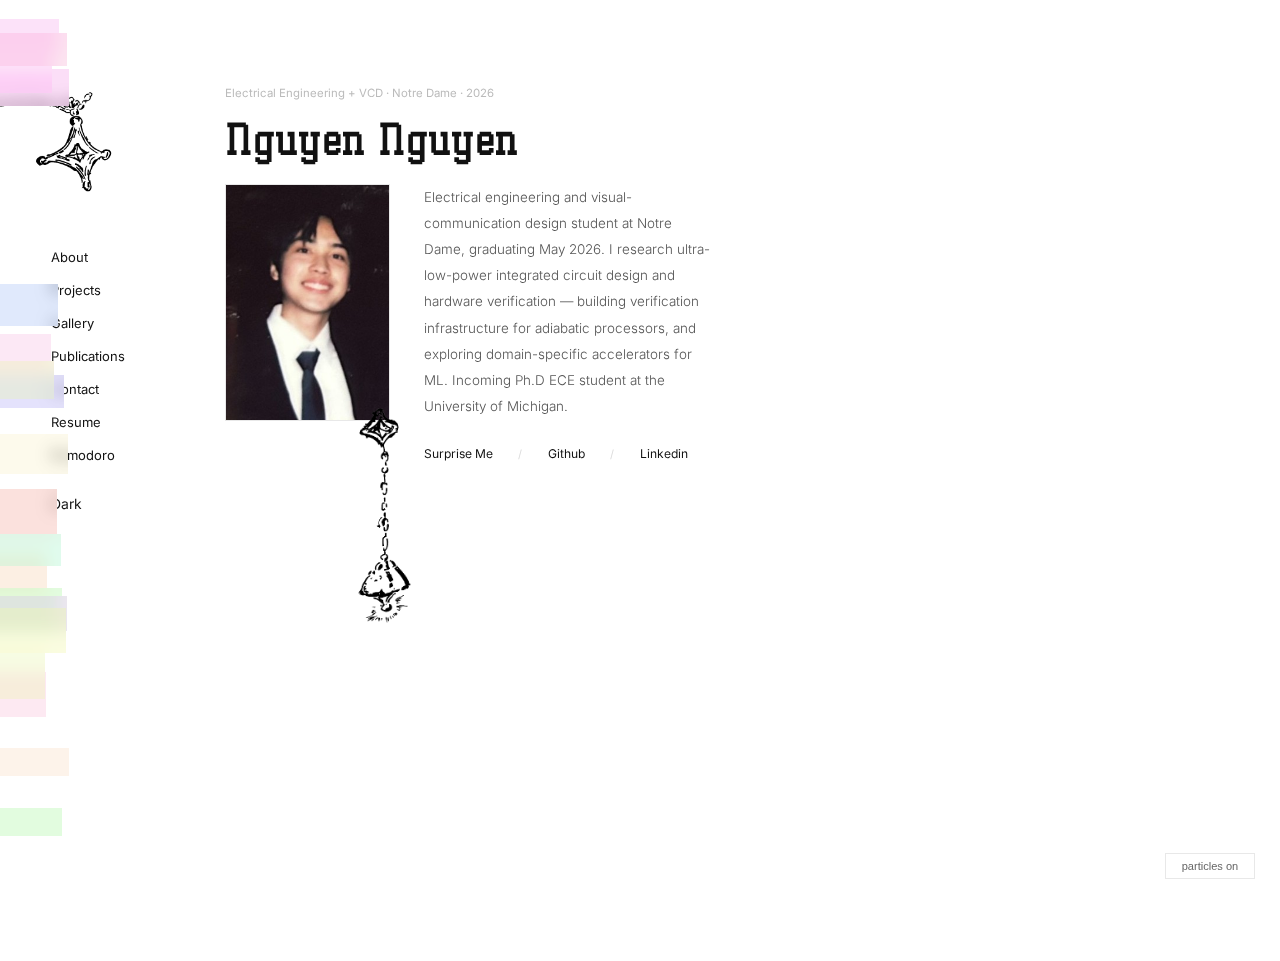
<file: index.html>
<!DOCTYPE html>
<html lang="en">
<head>
  <meta charset="UTF-8">
  <meta name="viewport" content="width=device-width, initial-scale=1.0">
  <title>Nguyen</title>
  <link rel="icon" href="favicon.png" type="image/png">
  <link rel="stylesheet" href="style.css">
  <script>!function(){var t=localStorage.getItem('theme');t&&document.documentElement.setAttribute('data-theme',t)}();</script>
  <meta name="description" content="Nguyen Nguyen — Electrical engineering researcher and VCD designer at Notre Dame. Incoming Ph.D. ECE at University of Michigan.">
  <meta property="og:title" content="Nguyen Nguyen">
  <meta property="og:description" content="Electrical engineering researcher and VCD designer at Notre Dame. Incoming Ph.D. ECE at University of Michigan.">
  <meta property="og:type" content="website">
  <meta property="og:image" content="mepola.jpeg">
</head>
<body>

  <div class="floating-deco" aria-hidden="true">
    <span></span><span></span><span></span><span></span><span></span>
    <span></span><span></span><span></span><span></span><span></span>
    <span></span><span></span><span></span><span></span><span></span>
    <span></span><span></span><span></span><span></span>
  </div>

  <button class="particle-toggle" type="button" data-particles-toggle>particles on</button>

  <aside class="sidebar">
    <a href="index.html" class="sidebar-logo">
      <img src="favicon.png" alt="Nguyen Nguyen">
    </a>
    <nav class="sidebar-nav">
      <ul>
        <li><a href="about.html">about</a></li>
        <li><a href="projects.html">projects</a></li>
        <li><a href="gallery.html">gallery</a></li>
        <li><a href="publications.html">publications</a></li>
        <li><a href="contact.html">contact</a></li>
        <li><a href="resume.html">resume</a></li>
        <li><a href="pomodoro.html">pomodoro</a></li>
        <li class="nav-gap"></li>
        <li><button class="theme-toggle" onclick="toggleTheme()">dark</button></li>
      </ul>
    </nav>
  </aside>

  <main>

    <p class="home-eyebrow">Electrical Engineering + VCD · Notre Dame · 2026</p>
    <h1 class="home-name">Nguyen Nguyen</h1>

    <div class="home-body">
      <div class="home-photo-wrap">
        <img src="mepola.jpeg" alt="Nguyen Nguyen" class="home-photo"
             onerror="this.style.display='none';this.nextElementSibling.style.display='flex';">
        <div class="home-blank" style="display:none;">photo</div>

        <div class="home-lamp">
          <img src="graphics/lampdrawing.png" alt="ink drawing of a hanging lamp">
        </div>
      </div>

      <div class="home-copy">
        <p class="home-desc">
          Electrical engineering and visual-communication design student at Notre Dame, graduating May 2026.
          I research ultra-low-power integrated circuit design and hardware
          verification — building verification infrastructure for adiabatic processors, and exploring
          domain-specific accelerators for ML. Incoming Ph.D ECE student at the University of Michigan.
        </p>

        <div class="home-links">
          <a href="surprise.html">surprise me</a>
          <span class="sep">/</span>
          <a href="https://github.com/nunuduk" target="_blank" rel="noopener">github</a>
          <span class="sep">/</span>
          <a href="https://www.linkedin.com/in/nguyen325/" target="_blank" rel="noopener">linkedin</a>
        </div>
      </div>
    </div>

  </main>

  <script src="theme.js"></script>
  <script src="particles.js"></script>
  <script src="pomodoro.js"></script>
  <script src="surprise.js"></script>
  <script src="spa.js"></script>
</body>
</html>
</file>
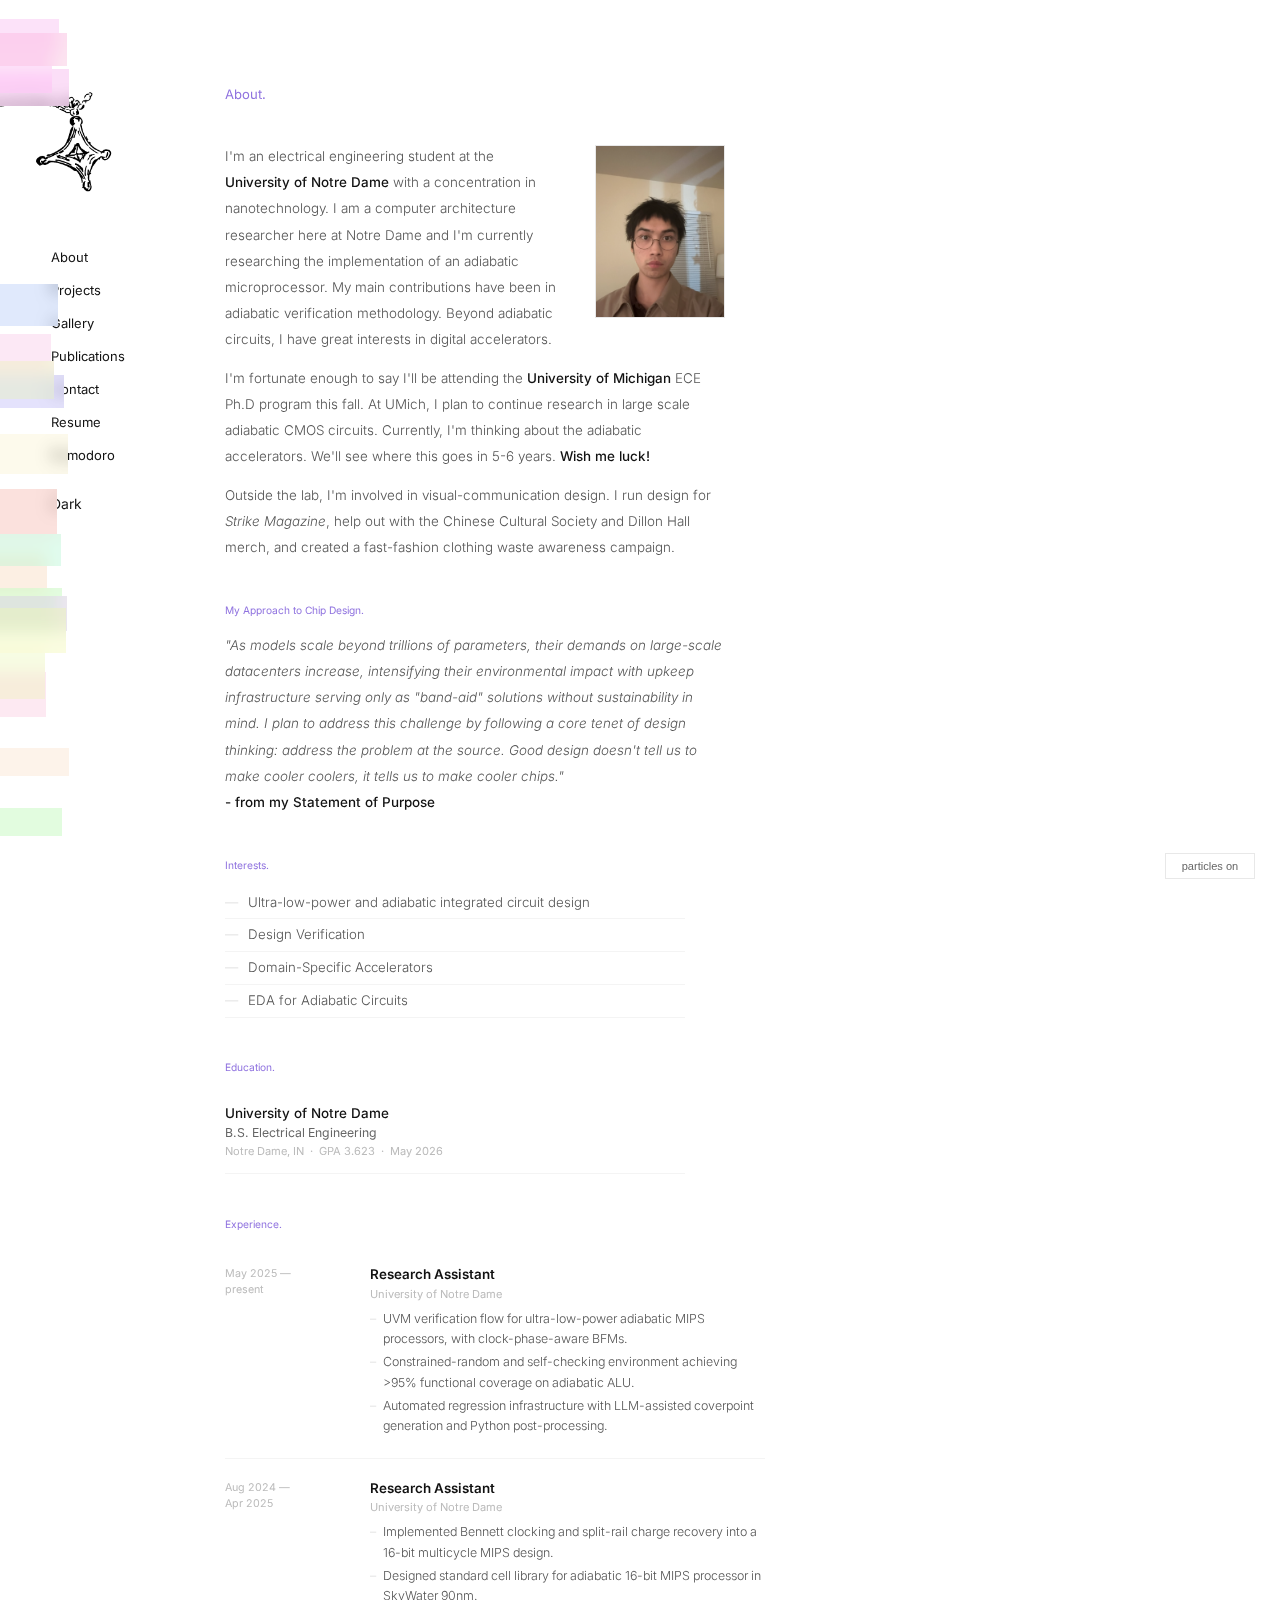
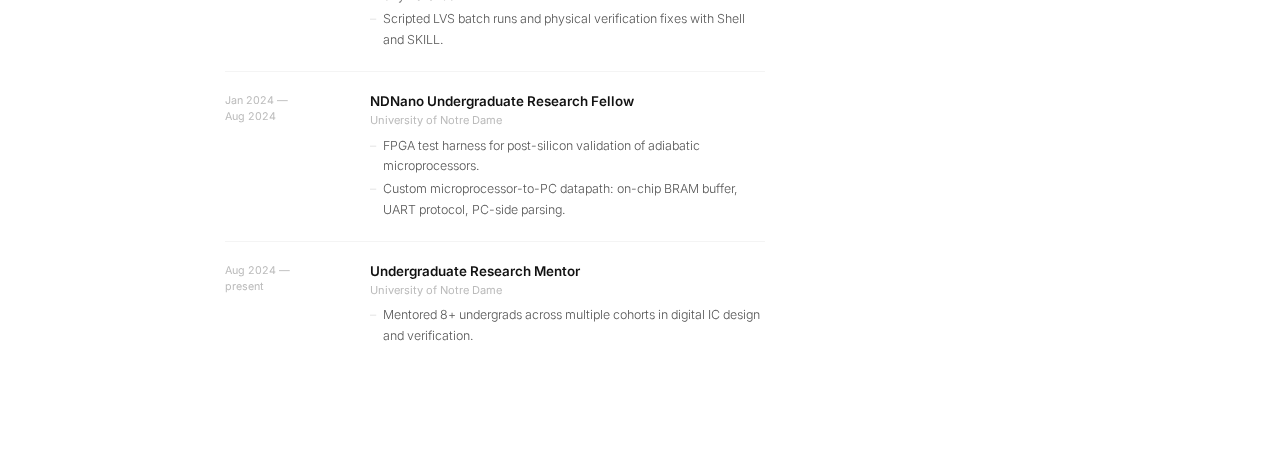
<file: about.html>
<!DOCTYPE html>
<html lang="en">
<head>
  <meta charset="UTF-8">
  <meta name="viewport" content="width=device-width, initial-scale=1.0">
  <title>About. — Nguyen Nguyen</title>
  <script>(function(){var p=document.location.pathname;var d=p.replace(/\/[^/]*$/,'/')||'/';var b=document.createElement('base');b.href=d;document.head.insertBefore(b,document.head.firstChild);})();</script>
  <link rel="icon" href="favicon.png" type="image/png">
  <link rel="stylesheet" href="style.css">
  <script>!function(){var t=localStorage.getItem('theme');t&&document.documentElement.setAttribute('data-theme',t)}();</script>
  <meta name="description" content="About Nguyen Nguyen — EE researcher and VCD designer at Notre Dame. Incoming Ph.D. ECE at University of Michigan.">
  <meta property="og:title" content="About — Nguyen Nguyen">
  <meta property="og:description" content="EE researcher and VCD designer at Notre Dame. Incoming Ph.D. ECE at University of Michigan.">
  <meta property="og:type" content="website">
  <meta property="og:image" content="mepola.jpeg">
</head>
<body>

  <div class="floating-deco" aria-hidden="true">
    <span></span><span></span><span></span><span></span><span></span>
    <span></span><span></span><span></span><span></span><span></span>
    <span></span><span></span><span></span><span></span><span></span>
    <span></span><span></span><span></span><span></span>
  </div>

  <button class="particle-toggle" type="button" data-particles-toggle>particles on</button>

  <aside class="sidebar">
    <a href="index.html" class="sidebar-logo">
      <img src="favicon.png" alt="Nguyen Nguyen">
    </a>
    <nav class="sidebar-nav">
      <ul>
        <li><a href="about.html" class="active">about</a></li>
        <li><a href="projects.html">projects</a></li>
        <li><a href="gallery.html">gallery</a></li>
        <li><a href="publications.html">publications</a></li>
        <li><a href="contact.html">contact</a></li>
        <li><a href="resume.html">resume</a></li>
        <li><a href="pomodoro.html">pomodoro</a></li>
        <li class="nav-gap"></li>
        <li><button class="theme-toggle" onclick="toggleTheme()">dark</button></li>
      </ul>
    </nav>
  </aside>

  <main>

    <span class="page-label">About.</span>

    <div class="bio">

      <img src="meconfuse.png" alt="Nguyen Nguyen" class="about-photo"
           onerror="this.style.display='none';this.nextElementSibling.style.display='flex';">
      <div class="about-blank" style="display:none;">photo</div>

      <p></p>
      <p>I'm an electrical engineering student at the <strong>University of Notre Dame</strong> with a concentration in nanotechnology. I am a computer architecture researcher here at Notre Dame and I'm currently researching the implementation of an adiabatic microprocessor. My main contributions have been in adiabatic verification methodology. Beyond adiabatic circuits, I have great interests in digital accelerators. </p>

      <p>I'm fortunate enough to say I'll be attending the <strong>University of Michigan</strong> ECE Ph.D program this fall. At UMich, I plan to continue research in large scale adiabatic CMOS circuits. Currently, I'm thinking about the adiabatic accelerators. We'll see where this goes in 5-6 years. <strong>Wish me luck!</strong></p>



      <p>Outside the lab, I'm involved in visual-communication design. I run design for <em>Strike Magazine</em>, help out with the Chinese Cultural Society and Dillon Hall merch, and created a fast-fashion clothing waste awareness campaign. </p>

    </div>
  <span class="sec-label">My Approach to Chip Design.</span>
  <div class = "bio">
    <p><em>"As models scale beyond trillions of parameters, their demands on large-scale datacenters increase, intensifying their environmental impact with upkeep infrastructure serving only as "band-aid" solutions without sustainability in mind. I plan to address this challenge by following a core tenet of design thinking: address the problem at the source. Good design doesn't tell us to make cooler coolers, it tells us to make cooler chips."</em> <br> <strong>- from my Statement of Purpose</strong></p>
  </div>
    <span class="sec-label">Interests.</span>
    <ul class="plain-list">
      <li>Ultra-low-power and adiabatic integrated circuit design</li>
      <li>Design Verification</li>
      <li>Domain-Specific Accelerators</li>
      <li>EDA for Adiabatic Circuits</li>
    </ul>

    <span class="sec-label">Education.</span>
    <div class="edu-entry">
      <div class="edu-name">University of Notre Dame</div>
      <div class="edu-deg">B.S. Electrical Engineering</div>
      <div class="edu-meta">Notre Dame, IN &nbsp;·&nbsp; GPA 3.623 &nbsp;·&nbsp; May 2026</div>
    </div>

    <span class="sec-label">Experience.</span>

    <div class="exp-item">
      <div class="exp-date">May 2025 —<br>present</div>
      <div>
        <div class="exp-role">Research Assistant</div>
        <div class="exp-org">University of Notre Dame</div>
        <ul class="exp-bullets">
          <li>UVM verification flow for ultra-low-power adiabatic MIPS processors, with clock-phase-aware BFMs.</li>
          <li>Constrained-random and self-checking environment achieving >95% functional coverage on adiabatic ALU.</li>
          <li>Automated regression infrastructure with LLM-assisted coverpoint generation and Python post-processing.</li>
        </ul>
      </div>
    </div>

    <div class="exp-item">
      <div class="exp-date">Aug 2024 —<br>Apr 2025</div>
      <div>
        <div class="exp-role">Research Assistant</div>
        <div class="exp-org">University of Notre Dame</div>
        <ul class="exp-bullets">
          <li>Implemented Bennett clocking and split-rail charge recovery into a 16-bit multicycle MIPS design.</li>
          <li>Designed standard cell library for adiabatic 16-bit MIPS processor in SkyWater 90nm.</li>
          <li>Scripted LVS batch runs and physical verification fixes with Shell and SKILL.</li>
        </ul>
      </div>
    </div>

    <div class="exp-item">
      <div class="exp-date">Jan 2024 —<br>Aug 2024</div>
      <div>
        <div class="exp-role">NDNano Undergraduate Research Fellow</div>
        <div class="exp-org">University of Notre Dame</div>
        <ul class="exp-bullets">
          <li>FPGA test harness for post-silicon validation of adiabatic microprocessors.</li>
          <li>Custom microprocessor-to-PC datapath: on-chip BRAM buffer, UART protocol, PC-side parsing.</li>
        </ul>
      </div>
    </div>

    <div class="exp-item">
      <div class="exp-date">Aug 2024 —<br>present</div>
      <div>
        <div class="exp-role">Undergraduate Research Mentor</div>
        <div class="exp-org">University of Notre Dame</div>
        <ul class="exp-bullets">
          <li>Mentored 8+ undergrads across multiple cohorts in digital IC design and verification.</li>
        </ul>
      </div>
    </div>

  </main>

  <script src="theme.js"></script>
  <script src="particles.js"></script>
  <script src="pomodoro.js"></script>
  <script src="surprise.js"></script>
  <script src="spa.js"></script>
</body>
</html>
</file>
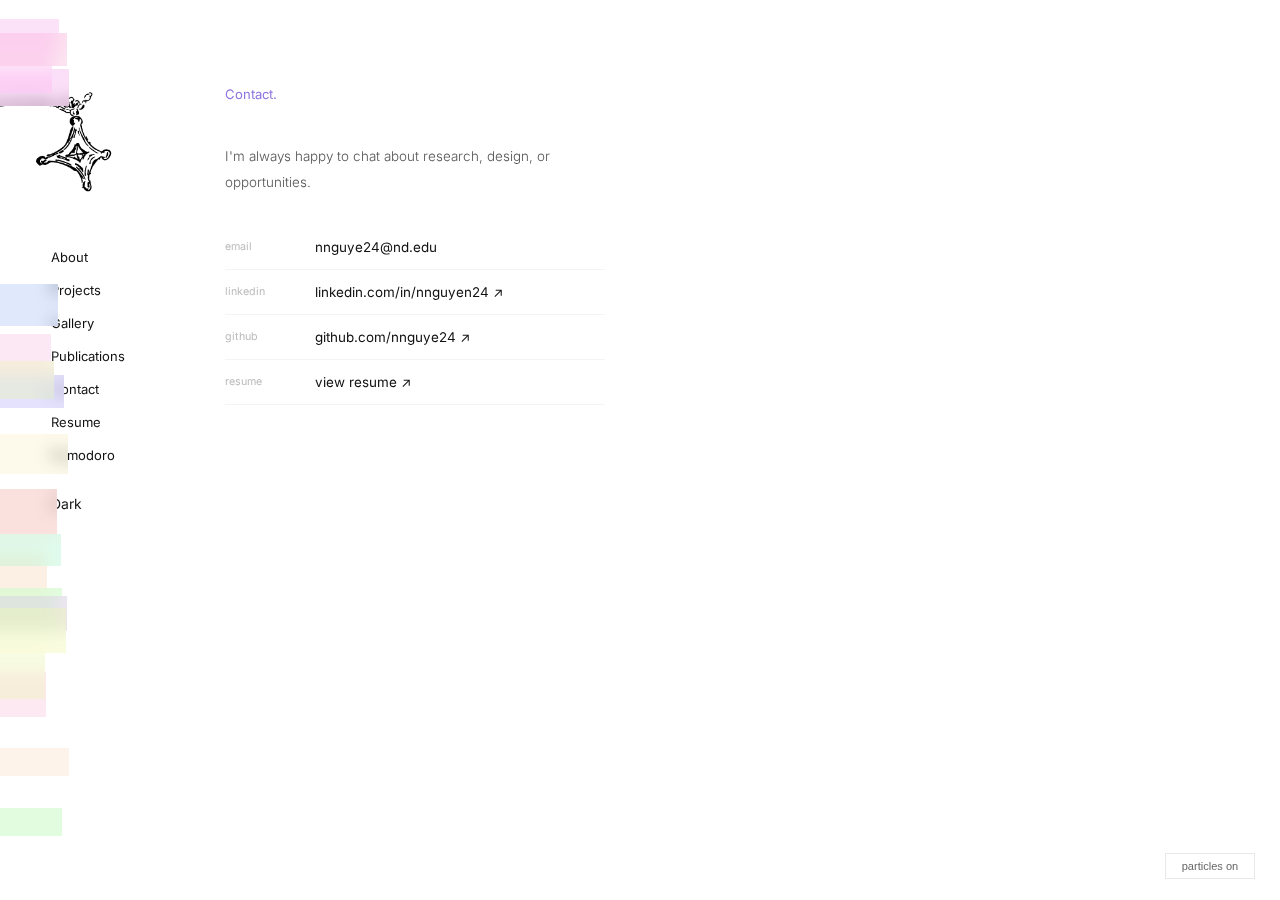
<file: contact.html>
<!DOCTYPE html>
<html lang="en">
<head>
  <meta charset="UTF-8">
  <meta name="viewport" content="width=device-width, initial-scale=1.0">
  <title>Contact — Nguyen Nguyen</title>
  <link rel="icon" href="favicon.png" type="image/png">
  <link rel="stylesheet" href="style.css">
  <script>!function(){var t=localStorage.getItem('theme');t&&document.documentElement.setAttribute('data-theme',t)}();</script>
  <meta name="description" content="Get in touch with Nguyen Nguyen — email, LinkedIn, GitHub.">
  <meta property="og:title" content="Contact — Nguyen Nguyen">
  <meta property="og:description" content="Get in touch — email, LinkedIn, GitHub.">
  <meta property="og:type" content="website">
  <meta property="og:image" content="mepola.jpeg">
</head>
<body>

  <div class="floating-deco" aria-hidden="true">
    <span></span><span></span><span></span><span></span><span></span>
    <span></span><span></span><span></span><span></span><span></span>
    <span></span><span></span><span></span><span></span><span></span>
    <span></span><span></span><span></span><span></span>
  </div>

  <button class="particle-toggle" type="button" data-particles-toggle>particles on</button>

  <aside class="sidebar">
    <a href="index.html" class="sidebar-logo">
      <img src="favicon.png" alt="Nguyen Nguyen">
    </a>
    <nav class="sidebar-nav">
      <ul>
        <li><a href="about.html">about</a></li>
        <li><a href="projects.html">projects</a></li>
        <li><a href="gallery.html">gallery</a></li>
        <li><a href="publications.html">publications</a></li>
        <li><a href="contact.html" class="active">contact</a></li>
        <li><a href="resume.html">resume</a></li>
        <li><a href="pomodoro.html">pomodoro</a></li>
        <li class="nav-gap"></li>
        <li><button class="theme-toggle" onclick="toggleTheme()">dark</button></li>
      </ul>
    </nav>
  </aside>

  <main>

    <span class="page-label">Contact.</span>

    <p class="contact-note">
      I'm always happy to chat about research, design, or opportunities.
    </p>

    <div class="c-table">
      <div class="c-row">
        <span class="c-label">email</span>
        <span class="c-val"><a href="mailto:nnguye24@nd.edu">nnguye24@nd.edu</a></span>
      </div>
      <div class="c-row">
        <span class="c-label">linkedin</span>
        <span class="c-val"><a href="https://www.linkedin.com/in/nnguyen24" target="_blank">linkedin.com/in/nnguyen24 ↗</a></span>
      </div>
      <div class="c-row">
        <span class="c-label">github</span>
        <span class="c-val"><a href="https://github.com/nnguye24" target="_blank">github.com/nnguye24 ↗</a></span>
      </div>
      <div class="c-row">
        <span class="c-label">resume</span>
        <span class="c-val"><a href="resume.html">view resume ↗</a></span>
      </div>
    </div>

  </main>

  <script src="theme.js"></script>
  <script src="particles.js"></script>
  <script src="pomodoro.js"></script>
  <script src="surprise.js"></script>
  <script src="spa.js"></script>
</body>
</html>
</file>
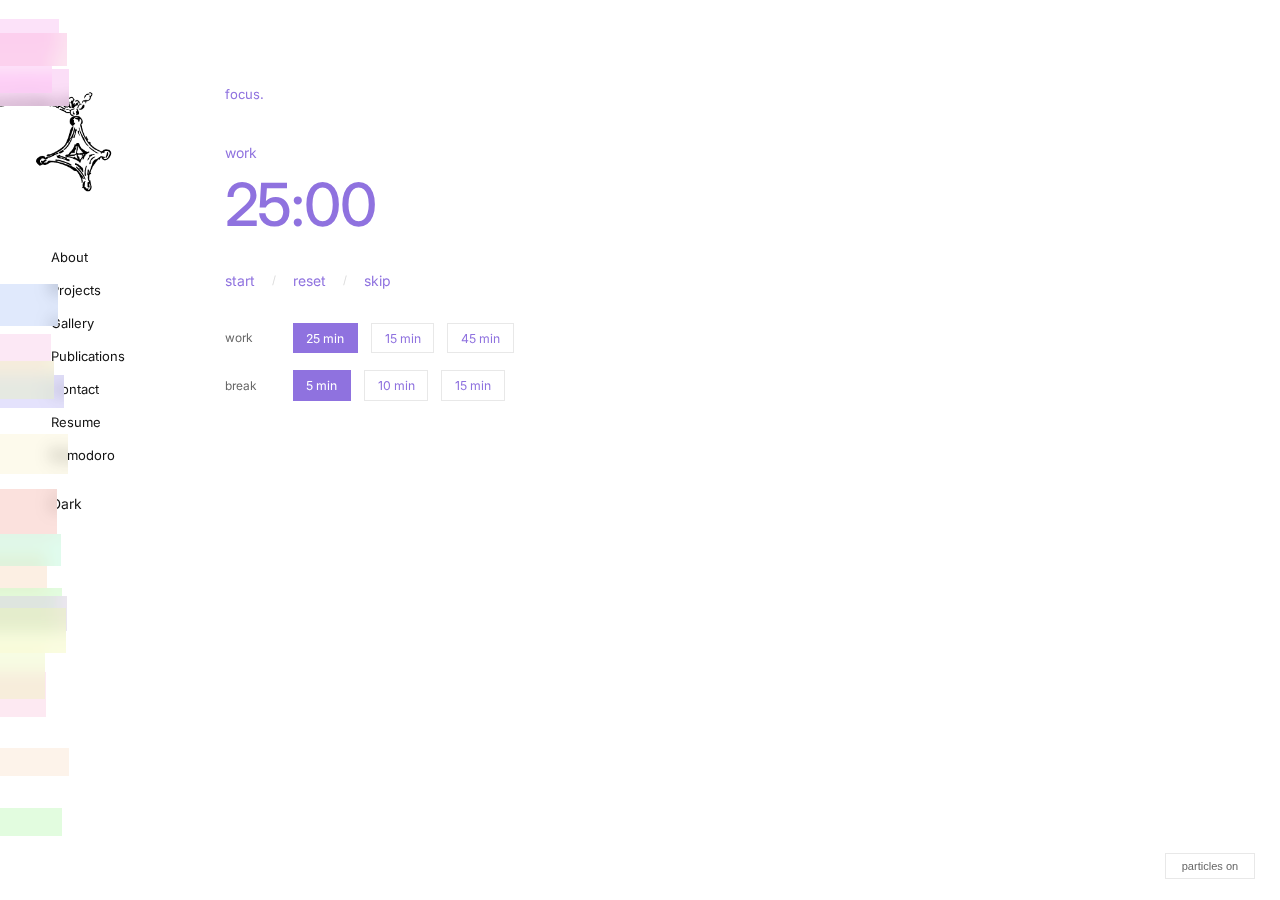
<file: pomodoro.html>
<!DOCTYPE html>
<html lang="en">
<head>
  <meta charset="UTF-8">
  <meta name="viewport" content="width=device-width, initial-scale=1.0">
  <title>Pomodoro — Nguyen Nguyen</title>
  <script>(function(){var p=document.location.pathname;var d=p.replace(/\/[^/]*$/,'/')||'/';var b=document.createElement('base');b.href=d;document.head.insertBefore(b,document.head.firstChild);})();</script>
  <link rel="icon" href="favicon.png" type="image/png">
  <link rel="stylesheet" href="style.css">
  <script>!function(){var t=localStorage.getItem('theme');t&&document.documentElement.setAttribute('data-theme',t)}();</script>
  <meta name="description" content="Pomodoro timer — focus and break cycles.">
</head>
<body>

  <div class="floating-deco" aria-hidden="true">
    <span></span><span></span><span></span><span></span><span></span>
    <span></span><span></span><span></span><span></span><span></span>
    <span></span><span></span><span></span><span></span><span></span>
    <span></span><span></span><span></span><span></span>
  </div>

  <button class="particle-toggle" type="button" data-particles-toggle>particles on</button>

  <aside class="sidebar">
    <a href="index.html" class="sidebar-logo">
      <img src="favicon.png" alt="Nguyen Nguyen">
    </a>
    <nav class="sidebar-nav">
      <ul>
        <li><a href="about.html">about</a></li>
        <li><a href="projects.html">projects</a></li>
        <li><a href="gallery.html">gallery</a></li>
        <li><a href="publications.html">publications</a></li>
        <li><a href="contact.html">contact</a></li>
        <li><a href="resume.html">resume</a></li>
        <li><a href="pomodoro.html" class="active">pomodoro</a></li>
        <li class="nav-gap"></li>
        <li><button class="theme-toggle" onclick="toggleTheme()">dark</button></li>
      </ul>
    </nav>
  </aside>

  <main class="pomodoro-page">

    <span class="page-label">focus.</span>

    <p class="pomodoro-phase" id="pomodoro-phase">work</p>
    <p class="pomodoro-time" id="pomodoro-time">25:00</p>

    <div class="pomodoro-controls">
      <button type="button" class="pomodoro-btn" id="pomodoro-start" onclick="pomodoroStartPause()">start</button>
      <span class="sep">/</span>
      <button type="button" class="pomodoro-btn" id="pomodoro-reset" onclick="pomodoroReset()">reset</button>
      <span class="sep">/</span>
      <button type="button" class="pomodoro-btn" id="pomodoro-skip" onclick="pomodoroSkip()">skip</button>
    </div>

    <div class="pomodoro-presets">
      <span class="pomodoro-presets-label">work</span>
      <button type="button" class="pomodoro-preset is-active" data-min="25">25 min</button>
      <button type="button" class="pomodoro-preset" data-min="15">15 min</button>
      <button type="button" class="pomodoro-preset" data-min="45">45 min</button>
    </div>

    <div class="pomodoro-presets pomodoro-presets-break">
      <span class="pomodoro-presets-label">break</span>
      <button type="button" class="pomodoro-preset pomodoro-preset-break is-active" data-break="5">5 min</button>
      <button type="button" class="pomodoro-preset pomodoro-preset-break" data-break="10">10 min</button>
      <button type="button" class="pomodoro-preset pomodoro-preset-break" data-break="15">15 min</button>
    </div>

  </main>

  <script src="theme.js"></script>
  <script src="particles.js"></script>
  <script src="pomodoro.js"></script>
  <script src="surprise.js"></script>
  <script src="spa.js"></script>
</body>
</html>
</file>
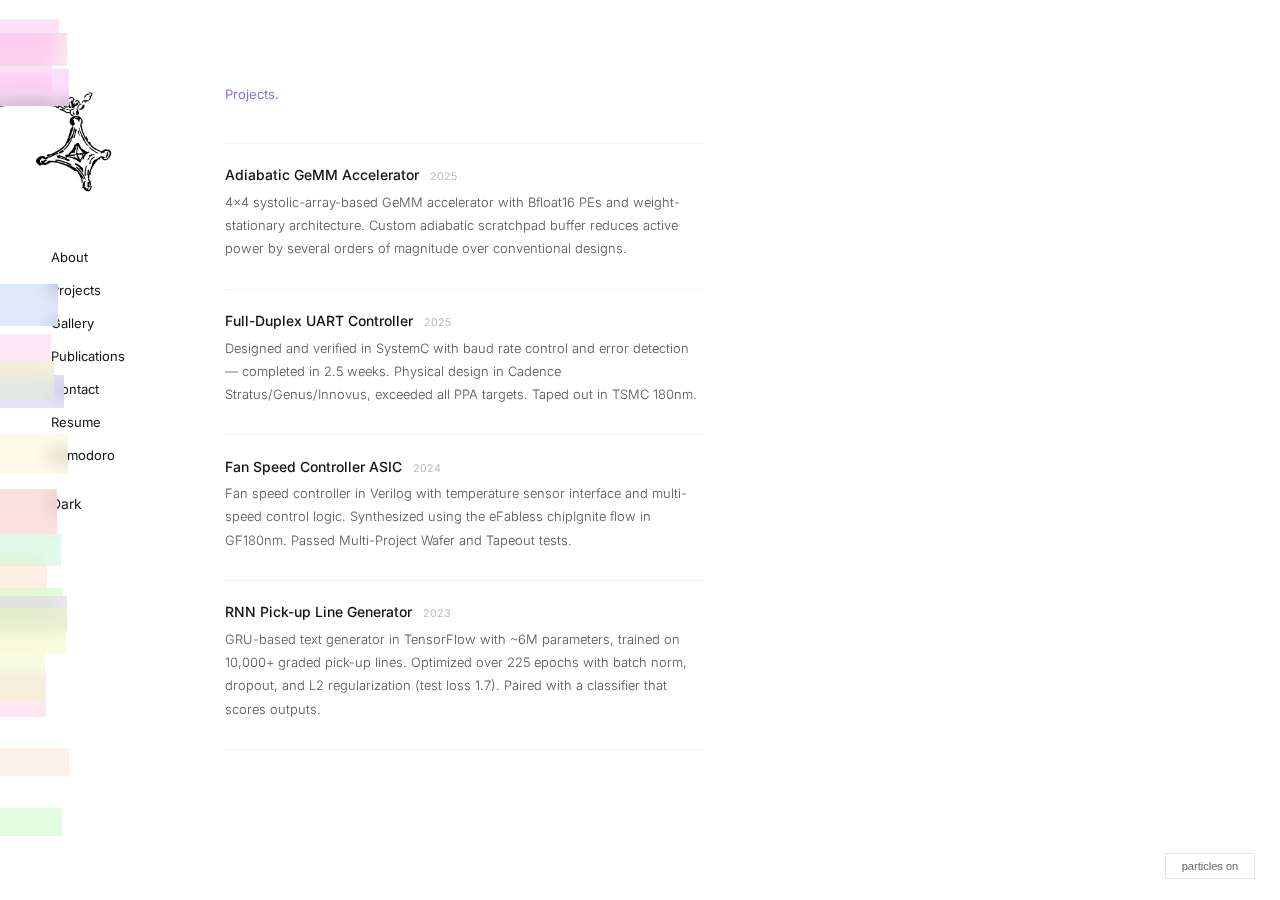
<file: projects.html>
<!DOCTYPE html>
<html lang="en">
<head>
  <meta charset="UTF-8">
  <meta name="viewport" content="width=device-width, initial-scale=1.0">
  <title>Projects — Nguyen Nguyen</title>
  <link rel="icon" href="favicon.png" type="image/png">
  <link rel="stylesheet" href="style.css">
  <script>!function(){var t=localStorage.getItem('theme');t&&document.documentElement.setAttribute('data-theme',t)}();</script>
  <meta name="description" content="Projects by Nguyen Nguyen — IC design, adiabatic processors, FPGA, and ML.">
  <meta property="og:title" content="Projects — Nguyen Nguyen">
  <meta property="og:description" content="IC design, adiabatic processors, FPGA, and ML projects.">
  <meta property="og:type" content="website">
  <meta property="og:image" content="mepola.jpeg">
</head>
<body>

  <div class="floating-deco" aria-hidden="true">
    <span></span><span></span><span></span><span></span><span></span>
    <span></span><span></span><span></span><span></span><span></span>
    <span></span><span></span><span></span><span></span><span></span>
    <span></span><span></span><span></span><span></span>
  </div>

  <button class="particle-toggle" type="button" data-particles-toggle>particles on</button>

  <aside class="sidebar">
    <a href="index.html" class="sidebar-logo">
      <img src="favicon.png" alt="Nguyen Nguyen">
    </a>
    <nav class="sidebar-nav">
      <ul>
        <li><a href="about.html">about</a></li>
        <li><a href="projects.html" class="active">projects</a></li>
        <li><a href="gallery.html">gallery</a></li>
        <li><a href="publications.html">publications</a></li>
        <li><a href="contact.html">contact</a></li>
        <li><a href="resume.html">resume</a></li>
        <li><a href="pomodoro.html">pomodoro</a></li>
        <li class="nav-gap"></li>
        <li><button class="theme-toggle" onclick="toggleTheme()">dark</button></li>
      </ul>
    </nav>
  </aside>

  <main>

    <span class="page-label">Projects.</span>

    <div class="proj-list">

      <div class="proj-item">
        <div class="proj-header">
          <span class="proj-name">Adiabatic GeMM Accelerator</span>
          <span class="proj-year">2025</span>
        </div>
        <p class="proj-desc">4×4 systolic-array-based GeMM accelerator with Bfloat16 PEs and weight-stationary architecture. Custom adiabatic scratchpad buffer reduces active power by several orders of magnitude over conventional designs.</p>
      </div>

      <div class="proj-item">
        <div class="proj-header">
          <span class="proj-name">Full-Duplex UART Controller</span>
          <span class="proj-year">2025</span>
        </div>
        <p class="proj-desc">Designed and verified in SystemC with baud rate control and error detection — completed in 2.5 weeks. Physical design in Cadence Stratus/Genus/Innovus, exceeded all PPA targets. Taped out in TSMC 180nm.</p>
      </div>

      <div class="proj-item">
        <div class="proj-header">
          <span class="proj-name">Fan Speed Controller ASIC</span>
          <span class="proj-year">2024</span>
        </div>
        <p class="proj-desc">Fan speed controller in Verilog with temperature sensor interface and multi-speed control logic. Synthesized using the eFabless chipIgnite flow in GF180nm. Passed Multi-Project Wafer and Tapeout tests.</p>
      </div>

      <div class="proj-item">
        <div class="proj-header">
          <span class="proj-name">RNN Pick-up Line Generator</span>
          <span class="proj-year">2023</span>
        </div>
        <p class="proj-desc">GRU-based text generator in TensorFlow with ~6M parameters, trained on 10,000+ graded pick-up lines. Optimized over 225 epochs with batch norm, dropout, and L2 regularization (test loss 1.7). Paired with a classifier that scores outputs.</p>
      </div>

    </div>

  </main>

  <script src="theme.js"></script>
  <script src="particles.js"></script>
  <script src="pomodoro.js"></script>
  <script src="surprise.js"></script>
  <script src="spa.js"></script>
</body>
</html>
</file>
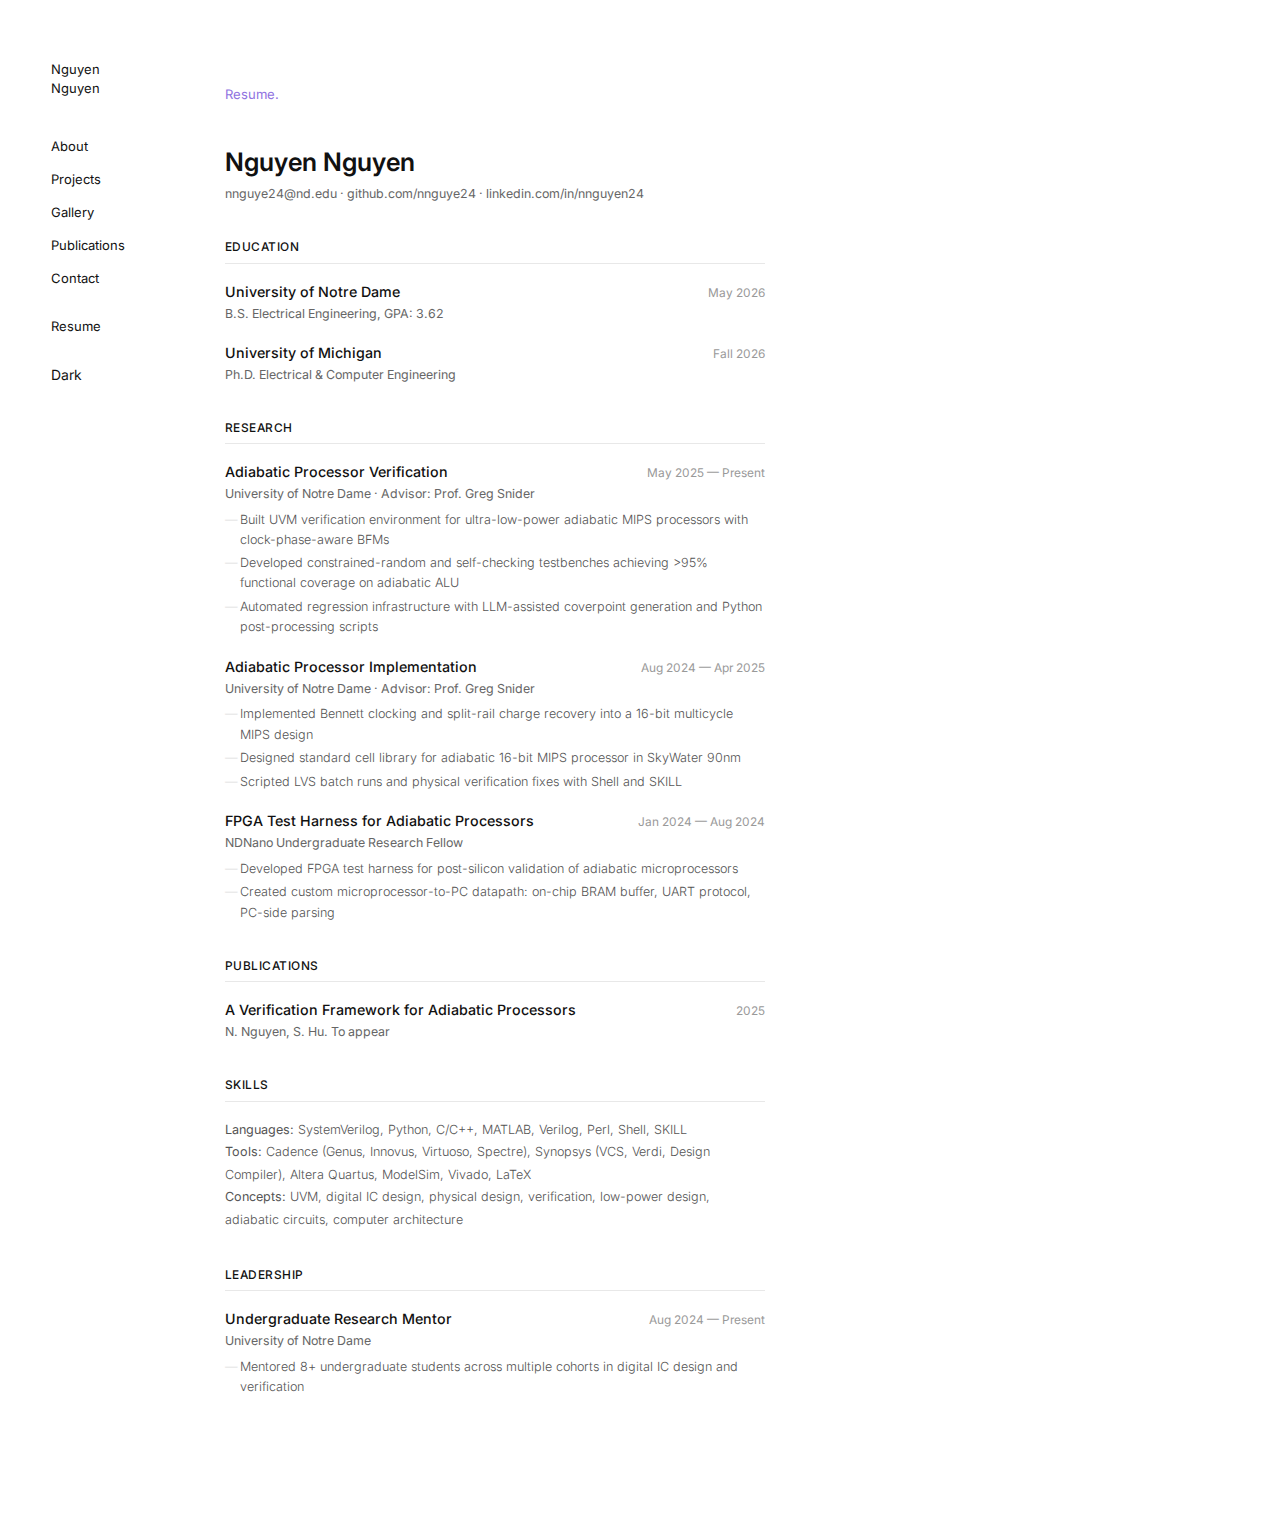
<file: resume.html>
<!DOCTYPE html>
<html lang="en">
<head>
  <meta charset="UTF-8">
  <meta name="viewport" content="width=device-width, initial-scale=1.0">
  <title>Resume. — Nguyen Nguyen</title>
  <link rel="stylesheet" href="style.css">
  <script>!function(){var t=localStorage.getItem('theme');t&&document.documentElement.setAttribute('data-theme',t)}();</script>
  <meta name="description" content="Resume of Nguyen Nguyen — EE researcher, IC designer, VCD student at Notre Dame.">
  <meta property="og:title" content="Resume — Nguyen Nguyen">
  <meta property="og:description" content="EE researcher and IC designer. Incoming Ph.D. ECE at University of Michigan.">
  <meta property="og:type" content="website">
  <meta property="og:image" content="mepola.jpeg">
</head>
<body>

  <aside class="sidebar">
    <a href="index.html" class="sidebar-logo">Nguyen Nguyen</a>
    <nav class="sidebar-nav">
      <ul>
        <li><a href="about.html">about</a></li>
        <li><a href="projects.html">projects</a></li>
        <li><a href="gallery.html">gallery</a></li>
        <li><a href="publications.html">publications</a></li>
        <li><a href="contact.html">contact</a></li>
        <li class="nav-gap"></li>
        <li><a href="resume.html" class="active">resume</a></li>
        <li class="nav-gap"></li>
        <li><button class="theme-toggle" onclick="toggleTheme()">dark</button></li>
      </ul>
    </nav>
  </aside>

  <main>

    <span class="page-label">Resume.</span>

    <div class="resume-content">

      <header class="resume-header">
        <h1>Nguyen Nguyen</h1>
        <p class="resume-contact">
          <a href="mailto:nnguye24@nd.edu">nnguye24@nd.edu</a> ·
          <a href="https://github.com/nnguye24" target="_blank">github.com/nnguye24</a> ·
          <a href="https://www.linkedin.com/in/nnguyen24" target="_blank">linkedin.com/in/nnguyen24</a>
        </p>
      </header>

      <section class="resume-section">
        <h2>Education</h2>

        <div class="resume-entry">
          <div class="resume-entry-header">
            <span class="resume-entry-title">University of Notre Dame</span>
            <span class="resume-entry-date">May 2026</span>
          </div>
          <div class="resume-entry-sub">B.S. Electrical Engineering, GPA: 3.62</div>
        </div>

        <div class="resume-entry">
          <div class="resume-entry-header">
            <span class="resume-entry-title">University of Michigan</span>
            <span class="resume-entry-date">Fall 2026</span>
          </div>
          <div class="resume-entry-sub">Ph.D. Electrical & Computer Engineering</div>
        </div>
      </section>

      <section class="resume-section">
        <h2>Research</h2>

        <div class="resume-entry">
          <div class="resume-entry-header">
            <span class="resume-entry-title">Adiabatic Processor Verification</span>
            <span class="resume-entry-date">May 2025 — Present</span>
          </div>
          <div class="resume-entry-sub">University of Notre Dame · Advisor: Prof. Greg Snider</div>
          <ul class="resume-bullets">
            <li>Built UVM verification environment for ultra-low-power adiabatic MIPS processors with clock-phase-aware BFMs</li>
            <li>Developed constrained-random and self-checking testbenches achieving >95% functional coverage on adiabatic ALU</li>
            <li>Automated regression infrastructure with LLM-assisted coverpoint generation and Python post-processing scripts</li>
          </ul>
        </div>

        <div class="resume-entry">
          <div class="resume-entry-header">
            <span class="resume-entry-title">Adiabatic Processor Implementation</span>
            <span class="resume-entry-date">Aug 2024 — Apr 2025</span>
          </div>
          <div class="resume-entry-sub">University of Notre Dame · Advisor: Prof. Greg Snider</div>
          <ul class="resume-bullets">
            <li>Implemented Bennett clocking and split-rail charge recovery into a 16-bit multicycle MIPS design</li>
            <li>Designed standard cell library for adiabatic 16-bit MIPS processor in SkyWater 90nm</li>
            <li>Scripted LVS batch runs and physical verification fixes with Shell and SKILL</li>
          </ul>
        </div>

        <div class="resume-entry">
          <div class="resume-entry-header">
            <span class="resume-entry-title">FPGA Test Harness for Adiabatic Processors</span>
            <span class="resume-entry-date">Jan 2024 — Aug 2024</span>
          </div>
          <div class="resume-entry-sub">NDNano Undergraduate Research Fellow</div>
          <ul class="resume-bullets">
            <li>Developed FPGA test harness for post-silicon validation of adiabatic microprocessors</li>
            <li>Created custom microprocessor-to-PC datapath: on-chip BRAM buffer, UART protocol, PC-side parsing</li>
          </ul>
        </div>
      </section>

      <section class="resume-section">
        <h2>Publications</h2>

        <div class="resume-entry">
          <div class="resume-entry-header">
            <span class="resume-entry-title">A Verification Framework for Adiabatic Processors</span>
            <span class="resume-entry-date">2025</span>
          </div>
          <div class="resume-entry-sub">N. Nguyen, S. Hu. To appear</div>
        </div>
      </section>

      <section class="resume-section">
        <h2>Skills</h2>
        <div class="resume-skills">
          <div class="resume-skill-group">
            <strong>Languages:</strong> SystemVerilog, Python, C/C++, MATLAB, Verilog, Perl, Shell, SKILL
          </div>
          <div class="resume-skill-group">
            <strong>Tools:</strong> Cadence (Genus, Innovus, Virtuoso, Spectre), Synopsys (VCS, Verdi, Design Compiler), Altera Quartus, ModelSim, Vivado, LaTeX
          </div>
          <div class="resume-skill-group">
            <strong>Concepts:</strong> UVM, digital IC design, physical design, verification, low-power design, adiabatic circuits, computer architecture
          </div>
        </div>
      </section>

      <section class="resume-section">
        <h2>Leadership</h2>

        <div class="resume-entry">
          <div class="resume-entry-header">
            <span class="resume-entry-title">Undergraduate Research Mentor</span>
            <span class="resume-entry-date">Aug 2024 — Present</span>
          </div>
          <div class="resume-entry-sub">University of Notre Dame</div>
          <ul class="resume-bullets">
            <li>Mentored 8+ undergraduate students across multiple cohorts in digital IC design and verification</li>
          </ul>
        </div>
      </section>

    </div>

  </main>

  <script src="theme.js"></script>
</body>
</html>
</file>
<file: style.css>
@import url('https://fonts.googleapis.com/css2?family=Inter:wght@300;400;500&display=swap');

@font-face {
  font-family: 'Athens Classic';
  src: url('AthensClassic.ttf') format('truetype');
  font-weight: normal;
  font-style: normal;
  font-display: swap;
}

*, *::before, *::after { box-sizing: border-box; margin: 0; padding: 0; }

html { font-size: 17px; }

:root {
  --bg: #fff;
  --text: #111;
  --text-muted: #555;
  --text-dim: #666;
  --text-pale: #999;
  --text-faint: #bbb;
  --text-faintest: #ccc;
  --deco: #ddd;
  --border: #f4f4f4;
  --border-mid: #e8e8e8;
  --surface: #f5f5f5;
  --accent: #8f72df;
  --modal-bg: rgba(255,255,255,0.97);
}

[data-theme="dark"] {
  --bg: #0f0f0f;
  --text: #e0e0e0;
  --text-muted: #aaa;
  --text-dim: #888;
  --text-pale: #666;
  --text-faint: #555;
  --text-faintest: #3a3a3a;
  --deco: #333;
  --border: #1e1e1e;
  --border-mid: #2a2a2a;
  --surface: #1a1a1a;
  --accent: #a893ff;
  --modal-bg: rgba(15,15,15,0.97);
}

body {
  font-family: 'Inter', 'Helvetica Neue', Helvetica, sans-serif, Proxima Nova;
  background: var(--bg);
  color: var(--text);
  font-size: 13px;
  line-height: 1.5;
  -webkit-font-smoothing: antialiased;
}

a { color: inherit; text-decoration: none; }
ul { list-style: none; }
img { display: block; }

/* ── floating deco ─────────────────────────── */
@keyframes drift-across {
  0% { transform: translateX(-120vw); }
  5% { transform: translateX(-120vw); }
  95% { transform: translateX(120vw); }
  100% { transform: translateX(120vw); }
}

.floating-deco {
  position: fixed;
  inset: 0;
  pointer-events: none;
  z-index: 25;
  overflow: hidden;
}
.floating-deco span {
  position: absolute;
  top: 0;
  left: 0;
  border-radius: 0px; /* keep this at 0 brah */
  background: transparent;
  border: none;
  animation: drift-across linear infinite;
  display: flex;
  align-items: center;
  justify-content: center;
  padding: 4px 6px;
  box-sizing: border-box;
  overflow: hidden;
  backdrop-filter: blur(8px) saturate(1.25);
  -webkit-backdrop-filter: blur(8px) saturate(1.25);
  box-shadow: none;
  font-size: 0.5rem;
  font-weight: 600;
  color: #fff;
  text-transform: lowercase;
  letter-spacing: 0.02em;
  white-space: nowrap;
  text-shadow: 0 0 1px rgba(0,0,0,0.7), 0 1px 2px rgba(0,0,0,0.5);
}
[data-theme="dark"] .floating-deco span {
  font-size: 0.55rem;
  text-shadow: 0 0 1px rgba(0,0,0,0.92), 0 1px 3px rgba(0,0,0,0.88);
}

.floating-deco span.particle-rainbow {
  position: relative;
}

.floating-deco span.particle-rainbow::after {
  content: '';
  position: absolute;
  inset: 0;
  border-radius: inherit;
  pointer-events: none;
  background: conic-gradient(from 0deg,
    #ff6b6b,
    #ffd93d,
    #6bff95,
    #6bd4ff,
    #d06bff,
    #ff6b9c,
    #ff6b6b
  );
  mix-blend-mode: screen;
  opacity: 0.45;
  z-index: -1;
  animation: rainbow-glow 12s linear infinite;
}

@keyframes rainbow-glow {
  0%   { filter: hue-rotate(0deg);    opacity: 0.35; }
  25%  { filter: hue-rotate(120deg);  opacity: 0.8; }
  50%  { filter: hue-rotate(240deg);  opacity: 0.9; }
  75%  { filter: hue-rotate(360deg);  opacity: 0.8; }
  100% { filter: hue-rotate(480deg);  opacity: 0.35; }
}

@keyframes lamp-glow {
  0%   { opacity: 0; }
  6%   { opacity: 0.7; }
  10%  { opacity: 0.25; }
  18%  { opacity: 0.9; }
  26%  { opacity: 0.35; }
  42%  { opacity: 0.85; }
  50%  { opacity: 0.2; }
  64%  { opacity: 0.8; }
  72%  { opacity: 0.1; }
  86%  { opacity: 0.75; }
  100% { opacity: 0; }
}

.particle-toggle {
  position: fixed;
  bottom: 1.25rem;
  right: 1.5rem;
  z-index: 40;
  padding: 0.35rem 0.9rem;
  border-radius: 0;
  border: 1px solid var(--border-mid);
  background: rgba(255,255,255,0.9);
  color: var(--text-dim);
  font-size: 0.65rem;
  cursor: pointer;
  backdrop-filter: blur(6px);
}

[data-theme="dark"] .particle-toggle {
  background: rgba(15,15,15,0.9);
  border-color: var(--border-mid);
  color: var(--text-pale);
}

.particle-toggle:hover {
  color: var(--accent);
  border-color: var(--accent);
}

@media (max-width: 600px) {
  .floating-deco span { display: none; }
  .particle-toggle { display: none; }
}

/* ── sidebar ──────────────────────────────── */

.sidebar {
  position: fixed;
  top: 0; left: 0; bottom: 0;
  width: 165px;
  padding: 3.5rem 1.25rem 1.75rem 3rem;
  background: var(--bg);
  z-index: 20;
  display: flex;
  flex-direction: column;
}

.sidebar-logo {
  display: block;
  margin-bottom: 2.25rem;
}
.sidebar-logo img {
  display: block;
  width: auto;
  height: 150px;
  max-width: 150px;
  object-fit: contain;
  margin-left: -4rem; /* move left: use 0 for default, negative (e.g. -1rem) to shift left */
}
[data-theme="dark"] .sidebar-logo img {
  filter: invert(1);
}

.sidebar-nav { flex: 1; }

.sidebar-nav li { margin-bottom: 0.8rem; }

.sidebar-nav a {
  font-size: 13px;
  font-weight: 400;
  color: var(--text);
  text-transform: capitalize;
}

.sidebar-nav a.active { color: var(--text); }
.sidebar-nav a:hover { color: var(--accent); }

.nav-gap { height: 1.5px; }

.theme-toggle {
  background: none;
  border: none;
  padding: 0;
  cursor: pointer;
  font-family: inherit;
  font-size: 0.82rem;
  font-weight: 400;
  color: var(--text);
  text-align: left;
  text-transform: capitalize;
}

.theme-toggle:hover { color: var(--accent); }

/* ── main ─────────────────────────────────── */

main {
  margin-left: 165px;
  padding: 5rem 3.5rem 5rem;
  min-height: 100vh;
}

/* ── home ─────────────────────────────────── */

.home-eyebrow {
  font-size: 0.67rem;
  color: var(--text-faint);
  margin-bottom: 0.5rem;
}

.home-name {
  font-size: 3rem;
  font-weight: 400;
  letter-spacing: 0px;
  line-height: 1.1;
  margin-bottom: 1rem;
  font-family: 'Athens Classic', 'Inter', 'Helvetica Neue', Helvetica, sans-serif, Proxima Nova;
  
}

.home-body {
  display: flex;
  gap: 2rem;
  align-items: flex-start;
  max-width: 490px;
  margin-bottom: 2.25rem;
}

.home-photo-wrap {
  position: relative;
  flex-shrink: 0;
}

.home-copy {
  flex: 1;
  display: flex;
  flex-direction: column;
  gap: 1.5rem;
}

.home-lamp {
  --lamp-cone-spread: 110px;
  --lamp-cone-length: 400px;
  --lamp-cone-color: rgba(255, 225, 130, 0.13);
  --lamp-cone-blur: 0px;
  --lamp-ellipse-height: 40px;
  --lamp-ellipse-blur: 0px;
  --lamp-ellipse-color: rgba(255, 225, 130, 0.25);
  --lamp-ellipse-fade: rgba(255, 225, 130, 0.06);
  --lamp-offset: 300px;

  position: absolute;
  right: -42px;
  bottom: -220px;
}

.home-lamp::after {
  content: '';
  position: absolute;
  left: 50%;
  bottom: calc(-1 * var(--lamp-offset));
  transform: translateX(-50%);
  width: 0;
  height: 0;
  border-left: var(--lamp-cone-spread) solid transparent;
  border-right: var(--lamp-cone-spread) solid transparent;
  border-bottom: var(--lamp-cone-length) solid var(--lamp-cone-color);
  opacity: 0;
  pointer-events: none;
  filter: blur(var(--lamp-cone-blur));
  z-index: 0;
  -webkit-mask-image: radial-gradient(ellipse 100% 14% at 50% 100%, transparent 30%, black 100%);
  mask-image: radial-gradient(ellipse 100% 14% at 50% 100%, transparent 30%, black 100%);
}

.home-lamp::before {
  content: '';
  position: absolute;
  left: 50%;
  bottom: calc(-1 * var(--lamp-offset) - var(--lamp-ellipse-height) / 2);
  transform: translateX(-50%);
  z-index: 1;
  width: calc(var(--lamp-cone-spread) * 2);
  height: var(--lamp-ellipse-height);
  border-radius: 50%;
  background: var(--lamp-ellipse-color);
  opacity: 0;
  pointer-events: none;
  filter: blur(var(--lamp-ellipse-blur));
}

[data-theme="dark"] .home-lamp::before {
  animation: lamp-glow 9s infinite ease-in-out;
}

.home-lamp img {
  height: 250px;
  width: auto;
  max-width: 100%;
  object-fit: contain;
}

[data-theme="dark"] .home-lamp img {
  filter: invert(1);
}

[data-theme="dark"] .home-lamp::after {
  animation: lamp-glow 9s infinite ease-in-out;
}

.home-photo {
  width: 165px;
  height: 237px;
  flex-shrink: 0;
  object-fit: cover;
  /* filter: grayscale(100%); */
  border: 1px solid var(--border-mid);
}

.home-blank {
  width: 165px;
  height: 207px;
  flex-shrink: 0;
  background: var(--surface);
  display: flex;
  align-items: center;
  justify-content: center;
  font-size: 0.6rem;
  color: var(--text-faintest);
  letter-spacing: 1px;
}

.home-desc {
  font-size: 0.79rem;
  font-weight: 300;
  line-height: 1.95;
  color: var(--text-muted);
}

.home-links {
  display: flex;
  gap: 1.5rem;
  align-items: center;
  flex-wrap: wrap;
}

.home-links a {
  font-size: 0.71rem;
  color: var(--text);
  text-transform: capitalize;
}

.home-links a:hover { color: var(--accent); }
.home-links .sep { color: var(--deco); font-size: 0.65rem; }

/* ── inner pages ──────────────────────────── */

.page-label {
  display: block;
  font-size: 0.77rem;
  color: var(--accent);
  margin-bottom: 2.25rem;
}

/* about */

.about-photo {
  float: right;
  width: 130px;
  height: 173px;
  object-fit: cover;
  /* filter: grayscale(100%); */
  border: 1px solid var(--border-mid);
  margin: 0.1rem 0 1.5rem 2rem;
}

.about-blank {
  float: right;
  width: 130px;
  height: 163px;
  background: var(--surface);
  margin: 0.1rem 0 1.5rem 2rem;
  display: flex;
  align-items: center;
  justify-content: center;
  font-size: 0.6rem;
  color: var(--text-faintest);
  letter-spacing: 1px;
}

.bio { max-width: 500px; }

.bio p {
  font-size: 0.79rem;
  font-weight: 300;
  line-height: 1.95;
  color: var(--text-muted);
  margin-bottom: 0.72rem;
}

.bio strong { font-weight: 500; color: var(--text); }
.bio em { font-style: italic; }

.sec-label {
  display: block;
  clear: both;
  font-size: 0.6rem;
  color: var(--accent);
  margin-top: 2.5rem;
  margin-bottom: 0.8rem;
  max-width: 500px;
}

.plain-list { max-width: 460px; }

.plain-list li {
  display: flex;
  gap: 0.6rem;
  font-size: 0.78rem;
  font-weight: 300;
  color: var(--text-muted);
  padding: 0.35rem 0;
  border-bottom: 1px solid var(--border);
}

.plain-list li::before { content: '—'; color: var(--deco); flex-shrink: 0; }

.edu-entry {
  max-width: 460px;
  padding: 0.8rem 0;
  border-bottom: 1px solid var(--border);
}

.edu-name { font-size: 0.79rem; font-weight: 500; }
.edu-deg  { font-size: 0.72rem; color: var(--text-dim); margin-top: 1px; }
.edu-meta { font-size: 0.65rem; color: var(--text-faint); margin-top: 1px; }

.exp-item {
  display: grid;
  grid-template-columns: 120px 1fr;
  gap: 0 1.5rem;
  padding: 1.1rem 0;
  border-bottom: 1px solid var(--border);
  max-width: 540px;
}

.exp-item:last-child { border-bottom: none; }

.exp-date { font-size: 0.63rem; color: var(--text-faint); padding-top: 2px; line-height: 1.5; }
.exp-role { font-size: 0.79rem; font-weight: 600; margin-bottom: 1px; }
.exp-org  { font-size: 0.65rem; color: var(--text-faint); margin-bottom: 0.4rem; }

.exp-bullets li {
  font-size: 0.73rem;
  font-weight: 300;
  color: var(--text-muted);
  line-height: 1.65;
  padding-left: 0.75rem;
  position: relative;
  margin-bottom: 0.15rem;
}

.exp-bullets li::before {
  content: '–';
  position: absolute;
  left: 0;
  color: var(--deco);
}

/* projects */

.proj-list { max-width: 480px; }

.proj-item {
  padding: 1.25rem 0;
  border-bottom: 1px solid var(--border);
}

.proj-item:first-child { border-top: 1px solid var(--border); }

.proj-header {
  display: flex;
  align-items: baseline;
  gap: 0.65rem;
  margin-bottom: 0.28rem;
}

.proj-name { font-size: 0.82rem; font-weight: 500; }
.proj-year { font-size: 0.63rem; color: var(--text-faint); }
.proj-cat  { font-size: 0.63rem; color: var(--text-faint); margin-bottom: 0.35rem; }

.proj-desc {
  font-size: 0.76rem;
  font-weight: 300;
  color: var(--text-muted);
  line-height: 1.8;
  margin-bottom: 0.4rem;
}

.proj-tech {
  font-size: 0.61rem;
  color: var(--text-faintest);
  text-transform: uppercase;
  letter-spacing: 0.3px;
}

.proj-tech span:not(:last-child)::after { content: ' · '; }

.pub-section {
  margin-top: 2.75rem;
  max-width: 480px;
  color: var(--text);
}

.pub-label {
  display: block;
  font-size: 0.65rem;
  color: var(--text);
  margin-bottom: 0.75rem;
}

.pub-item {
  padding: 0.8rem 0;
  border-bottom: 1px solid var(--border);
}

.pub-item:first-child { border-top: 1px solid var(--border); }
.pub-yr    { display: block; font-size: 0.63rem; color: var(--text-faint); margin-bottom: 0.12rem; }
.pub-title { font-size: 0.79rem; margin-bottom: 0.15rem; }
.pub-venue { font-size: 0.67rem; color: var(--text-pale); }

.wip-message {
  font-size: 0.79rem;
  font-weight: 300;
  color: var(--text-pale);
  font-style: italic;
  margin-bottom: 2rem;
}

/* contact */

.contact-note {
  font-size: 0.79rem;
  font-weight: 300;
  line-height: 1.95;
  color: var(--text-muted);
  max-width: 340px;
  margin-bottom: 1.75rem;
}

.c-table { max-width: 380px; }

.c-row {
  display: grid;
  grid-template-columns: 65px 1fr;
  gap: 0 1.5rem;
  padding: 0.7rem 0;
  border-bottom: 1px solid var(--border);
  align-items: center;
}

.c-label { font-size: 0.63rem; color: var(--text-faint); }
.c-val   { font-size: 0.79rem; }
.c-val a:hover { color: var(--accent); }

/* ── resume modal ──────────────────────────── */

.resume-modal {
  display: none;
  position: fixed;
  inset: 0;
  z-index: 100;
  background: var(--modal-bg);
  overflow: auto;
}

.resume-modal.open { display: block; }

.resume-close {
  position: fixed;
  top: 1.5rem;
  right: 2rem;
  font-size: 1.5rem;
  cursor: pointer;
  color: var(--text);
  z-index: 101;
}

.resume-close:hover { color: var(--accent); }

.resume-modal iframe {
  display: block;
  width: 100%;
  height: 100vh;
  border: none;
}

/* ── resume page ───────────────────────────── */

.resume-content {
  max-width: 540px;
}

.resume-header {
  margin-bottom: 2rem;
}

.resume-header h1 {
  font-size: 1.5rem;
  font-weight: 600;
  margin-bottom: 0.25rem;
}

.resume-contact {
  font-size: 0.73rem;
  color: var(--text-dim);
}

.resume-contact a {
  color: var(--text-dim);
}

.resume-contact a:hover {
  color: var(--accent);
}

.resume-section {
  margin-bottom: 2rem;
}

.resume-section h2 {
  font-size: 0.7rem;
  font-weight: 500;
  text-transform: uppercase;
  letter-spacing: 0.5px;
  color: var(--text);
  border-bottom: 1px solid var(--border-mid);
  padding-bottom: 0.4rem;
  margin-bottom: 1rem;
}

.resume-entry {
  margin-bottom: 1.1rem;
}

.resume-entry-header {
  display: flex;
  justify-content: space-between;
  align-items: baseline;
  margin-bottom: 0.15rem;
}

.resume-entry-title {
  font-size: 0.84rem;
  font-weight: 500;
}

.resume-entry-date {
  font-size: 0.7rem;
  color: var(--text-pale);
}

.resume-entry-sub {
  font-size: 0.73rem;
  color: var(--text-dim);
  margin-bottom: 0.35rem;
}

.resume-bullets {
  padding-left: 0;
}

.resume-bullets li {
  font-size: 0.74rem;
  font-weight: 300;
  color: var(--text-muted);
  line-height: 1.6;
  padding-left: 0.9rem;
  position: relative;
  margin-bottom: 0.2rem;
}

.resume-bullets li::before {
  content: '—';
  position: absolute;
  left: 0;
  color: var(--deco);
}

.resume-skills {
  font-size: 0.74rem;
  font-weight: 300;
  color: var(--text-muted);
  line-height: 1.8;
}

/* ── pomodoro ─────────────────────────────── */

.pomodoro-page .page-label { color: var(--accent); }

.pomodoro-phase {
  font-size: 0.82rem;
  color: var(--accent);
  text-transform: lowercase;
  margin-bottom: 0.5rem;
}

.pomodoro-time {
  font-size: 3.5rem;
  font-weight: 500;
  color: var(--accent);
  letter-spacing: -0.02em;
  line-height: 1.1;
  margin-bottom: 2rem;
}

.pomodoro-controls {
  display: flex;
  align-items: center;
  gap: 1rem;
  margin-bottom: 2rem;
  font-size: 0.82rem;
}

.pomodoro-btn {
  background: none;
  border: none;
  padding: 0;
  cursor: pointer;
  font-family: inherit;
  font-size: inherit;
  color: var(--accent);
  font-weight: 400;
  text-transform: lowercase;
}

.pomodoro-btn:hover { opacity: 0.8; }

.pomodoro-controls .sep { color: var(--deco); font-size: 0.65rem; }

.pomodoro-presets {
  display: flex;
  gap: 0.75rem;
  align-items: center;
}

.pomodoro-preset {
  padding: 0.4rem 0.75rem;
  border: 1px solid var(--border-mid);
  background: var(--bg);
  color: var(--accent);
  font-size: 0.72rem;
  font-family: inherit;
  cursor: pointer;
  text-transform: lowercase;
}

.pomodoro-preset:hover {
  border-color: var(--accent);
}

.pomodoro-preset.is-active {
  background: var(--accent);
  color: var(--bg);
  border-color: var(--accent);
}

.pomodoro-presets-break {
  align-items: center;
  margin-top: 1rem;
}

.pomodoro-presets-label {
  width: 2.75rem;
  flex-shrink: 0;
  font-size: 0.7rem;
  color: var(--text-dim);
  margin-right: 0.5rem;
}

/* ── gallery ──────────────────────────────── */

.gallery-note {
  font-size: 0.79rem;
  font-weight: 300;
  color: var(--text-pale);
  margin-bottom: 2rem;
}

.gallery-grid {
  display: grid;
  grid-template-columns: repeat(3, 1fr);
  gap: 1.5rem;
  max-width: 1000px;
}

.gallery-item {
  position: relative;
  overflow: hidden;
}

.gallery-img {
  aspect-ratio: 5 / 7;
  width: 100%;
  object-fit: cover;
  background: var(--surface);
  display: block;
}

.gallery-caption {
  position: absolute;
  bottom: 0.6rem;
  left: 0.6rem;
  padding: 0.25rem 0.45rem;
  background: var(--bg);
  color: var(--text);
  font-size: 0.65rem;
  /* border: 1px solid var(--border-mid); */
  opacity: 0;
  transform: translateY(3px);
  transition: opacity 0.18s ease, transform 0.18s ease;
}

.gallery-item:hover .gallery-caption {
  opacity: 1;
  transform: translateY(0);
}

/* ── surprise ─────────────────────────────── */

.surprise-intro {
  font-size: 0.79rem;
  font-weight: 300;
  color: var(--text-pale);
  font-style: italic;
  margin-bottom: 2rem;
}

.surprise-fact {
  font-size: 1rem;
  font-weight: 300;
  color: var(--text);
  line-height: 1.6;
  max-width: 400px;
  margin-bottom: 2rem;
  min-height: 1.6em;
}

.surprise-controls {
  display: flex;
  align-items: center;
  gap: 1rem;
  font-size: 0.71rem;
}

.surprise-btn {
  background: none;
  border: none;
  padding: 0;
  cursor: pointer;
  font-family: inherit;
  font-size: 0.71rem;
  color: var(--text);
  font-weight: 400;
}

.surprise-btn:hover { color: var(--accent); }

/* ── mobile ───────────────────────────────── */

@media (max-width: 600px) {
  .sidebar {
    position: static;
    width: 100%;
    flex-direction: row;
    align-items: center;
    justify-content: space-between;
    padding: 1rem 1.25rem;
    border-bottom: 1px solid var(--border-mid);
    height: auto;
  }

  .sidebar-logo { margin-bottom: 0; }

  .sidebar-nav { flex: none; }
  .sidebar-nav ul { display: flex; gap: 1.25rem; }
  .sidebar-nav li { margin-bottom: 0; }
  .nav-gap { display: none; }

  main { margin-left: 0; padding: 2rem 1.25rem 3rem; }

  .home-body { flex-direction: column; max-width: 100%; }
  .home-photo, .home-blank { width: 155px; height: 194px; }

  .about-photo, .about-blank { float: none; margin: 0 0 1.25rem; }

  .exp-item { grid-template-columns: 1fr; gap: 0.1rem; }

  .theme-toggle { display: none; }
}
</file>
